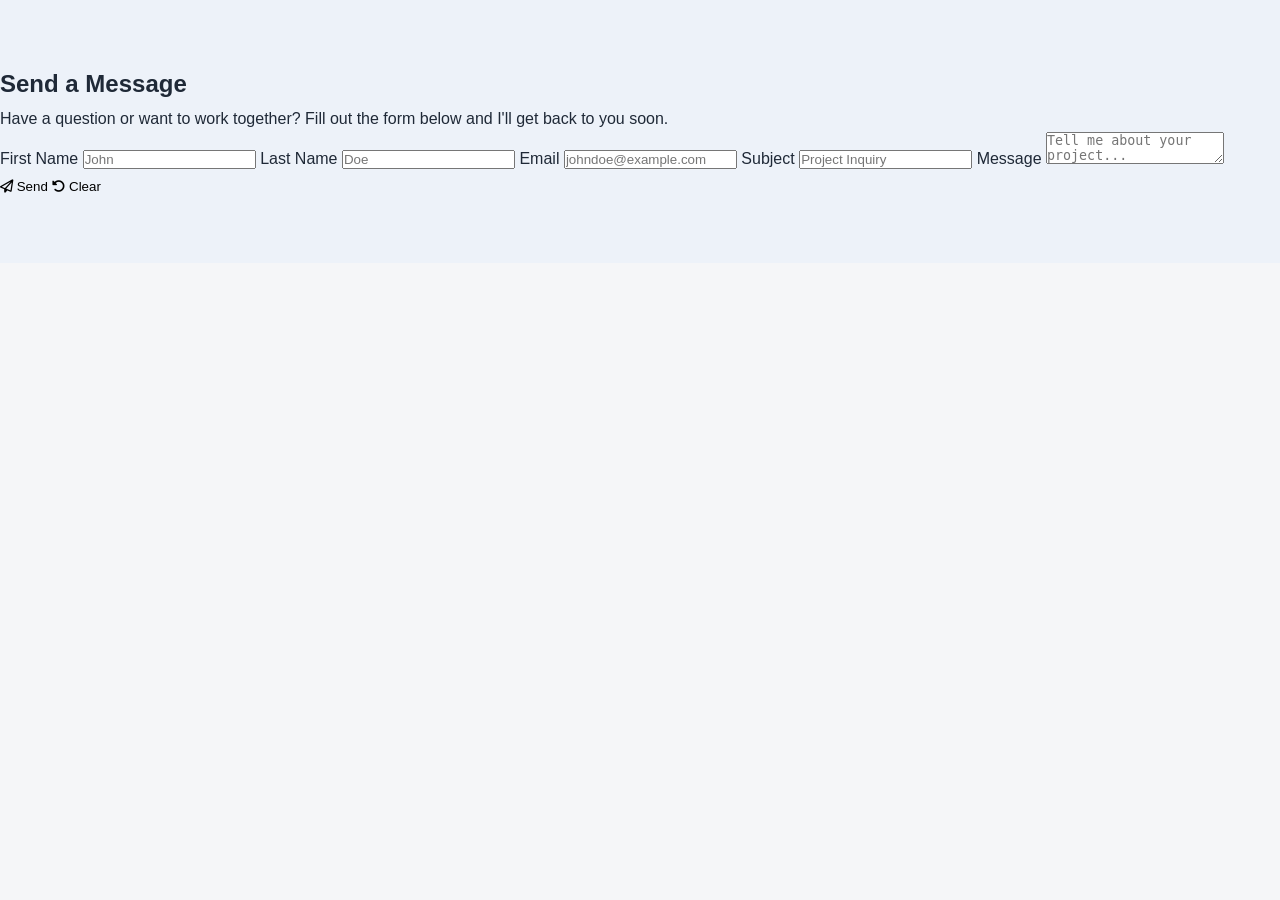
<file: index.html>
<!DOCTYPE html>
<html lang="en">
<head>
    <meta charset="UTF-8">
    <meta name="viewport" content="width=device-width, initial-scale=1.0">
    <title>Document</title>
    <link rel="stylesheet" href="https://cdnjs.cloudflare.com/ajax/libs/font-awesome/6.5.0/css/all.min.css">
    <link rel="stylesheet" href="styles.css">
</head>
<body>
    <section class="form-section">
        <h2>Send a Message</h2>
        <p>
            Have a question or want to work together? Fill out the form below and I'll get back to you soon.
        </p>
        <form id="form" action="" method="" name="biodata">
            <label for="first-name">First Name</label>
            <input id="first-name" type="text" placeholder="John" required></input>

            <label for="last-name">Last Name</label>
            <input id="last-name" type="text" placeholder="Doe" required></input>

            <label for="email">Email</label>
            <input id="email" type="email" placeholder="johndoe@example.com" required></input>

            <label for="subject">Subject</label>
            <input id="subject" type="text" placeholder="Project Inquiry" required></input>

            <label for="message">Message</label>
            <textarea id="message" placeholder="Tell me about your project..." ></textarea>

            <div class="btn-container">
                <button id="send-btn" type="submit"><i class="fa-regular fa-paper-plane"></i> Send</button>
                <button id="clear-btn" type="reset"><i class="fa-solid fa-rotate-left"></i> Clear</button>
            </div>
            
        </form>
    </section>
    <script src="./script.js"></script>
</body>
</html>
</file>
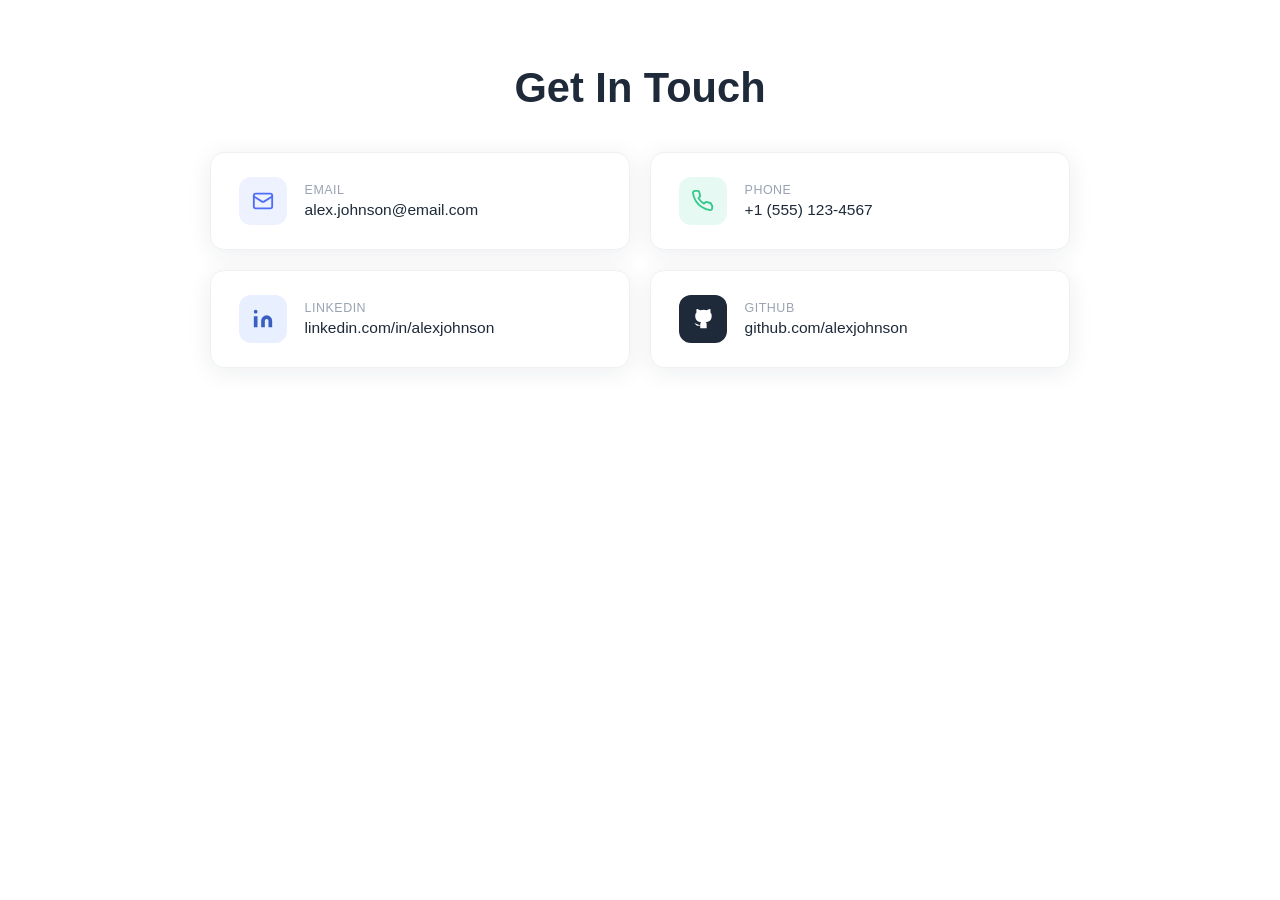
<file: contact.html>
<!DOCTYPE html>
<html lang="en">
<head>
  <meta charset="UTF-8" />
  <meta name="viewport" content="width=device-width, initial-scale=1.0"/>
  <title>Contact</title>
  <link rel="stylesheet" href="contact.css" />
</head>
<body>

  <!-- contact card-contact section -->
  <section class="contact-section">
    <h2>Get In Touch</h2>

    <div class="cards-grid">

      <a class="card" href="mailto:alex.johnson@email.com">
        <div class="card-icon icon-email">
          <svg viewBox="0 0 24 24" fill="none" stroke="currentColor" stroke-width="2" stroke-linecap="round" stroke-linejoin="round">
            <rect x="2" y="4" width="20" height="16" rx="2"/><path d="m22 7-8.97 5.7a1.94 1.94 0 0 1-2.06 0L2 7"/>
          </svg>
        </div>
        <div>
          <div class="card-label">Email</div>
          <div class="card-value">alex.johnson@email.com</div>
        </div>
      </a>

      <a class="card" href="tel:+15551234567">
        <div class="card-icon icon-phone">
          <svg viewBox="0 0 24 24" fill="none" stroke="currentColor" stroke-width="2" stroke-linecap="round" stroke-linejoin="round">
            <path d="M22 16.92v3a2 2 0 0 1-2.18 2 19.79 19.79 0 0 1-8.63-3.07A19.5 19.5 0 0 1 4.15 11.93 19.79 19.79 0 0 1 1.07 3.3 2 2 0 0 1 3.05 1h3a2 2 0 0 1 2 1.72c.127.96.361 1.903.7 2.81a2 2 0 0 1-.45 2.11L7.09 8.91a16 16 0 0 0 6 6l1.27-1.27a2 2 0 0 1 2.11-.45c.907.339 1.85.573 2.81.7A2 2 0 0 1 21 16l.92.92z"/>
          </svg>
        </div>
        <div>
          <div class="card-label">Phone</div>
          <div class="card-value">+1 (555) 123-4567</div>
        </div>
      </a>

      <a class="card" href="https://linkedin.com/in/alexjohnson" target="_blank" rel="noopener">
        <div class="card-icon icon-linkedin">
          <svg viewBox="0 0 24 24" fill="currentColor">
            <path d="M16 8a6 6 0 0 1 6 6v7h-4v-7a2 2 0 0 0-2-2 2 2 0 0 0-2 2v7h-4v-7a6 6 0 0 1 6-6z"/><rect x="2" y="9" width="4" height="12"/><circle cx="4" cy="4" r="2"/>
          </svg>
        </div>
        <div>
          <div class="card-label">LinkedIn</div>
          <div class="card-value">linkedin.com/in/alexjohnson</div>
        </div>
      </a>

      <a class="card" href="https://github.com/alexjohnson" target="_blank" rel="noopener">
        <div class="card-icon icon-github">
          <svg viewBox="0 0 24 24" fill="currentColor">
            <path d="M9 19c-5 1.5-5-2.5-7-3m14 6v-3.87a3.37 3.37 0 0 0-.94-2.61c3.14-.35 6.44-1.54 6.44-7A5.44 5.44 0 0 0 20 4.77 5.07 5.07 0 0 0 19.91 1S18.73.65 16 2.48a13.38 13.38 0 0 0-7 0C6.27.65 5.09 1 5.09 1A5.07 5.07 0 0 0 5 4.77a5.44 5.44 0 0 0-1.5 3.78c0 5.42 3.3 6.61 6.44 7A3.37 3.37 0 0 0 9 18.13V22"/>
          </svg>
        </div>
        <div>
          <div class="card-label">GitHub</div>
          <div class="card-value">github.com/alexjohnson</div>
        </div>
      </a>

    </div>
  </section>

</body>
</html>
</file>
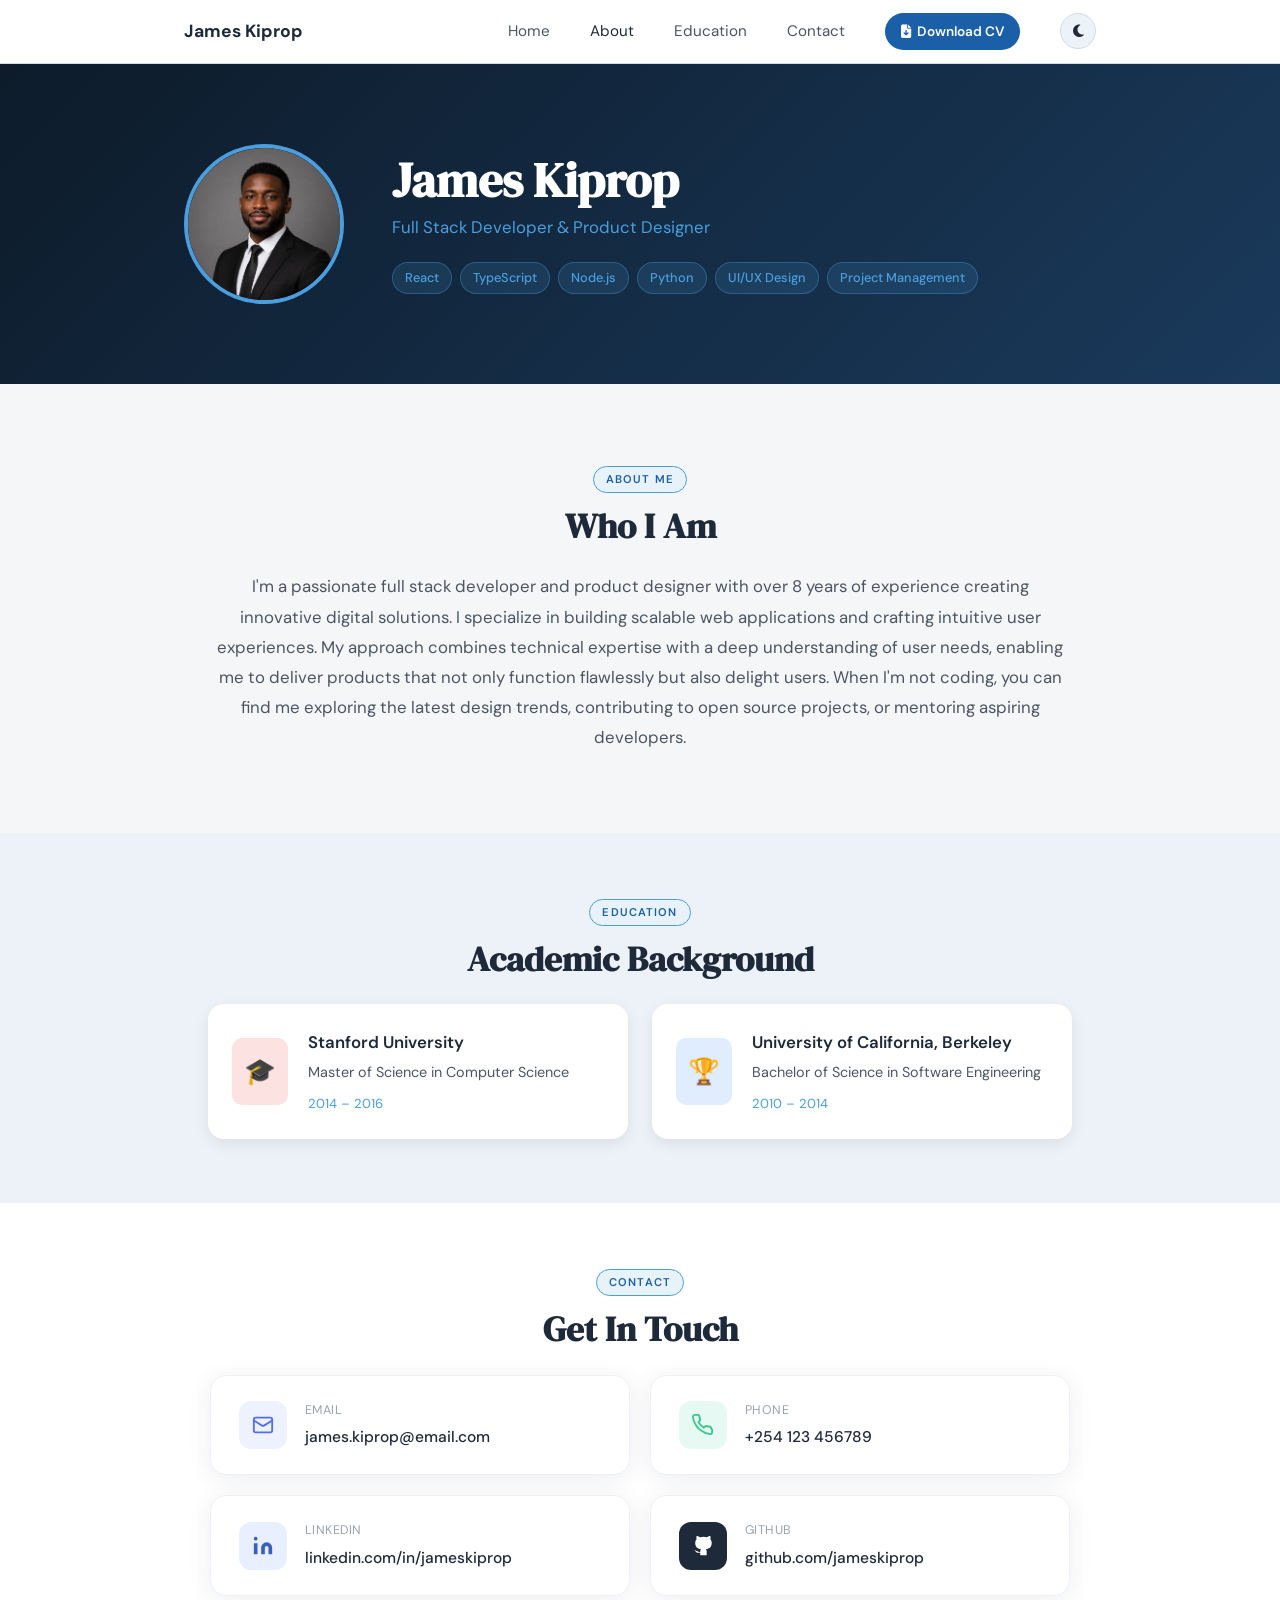
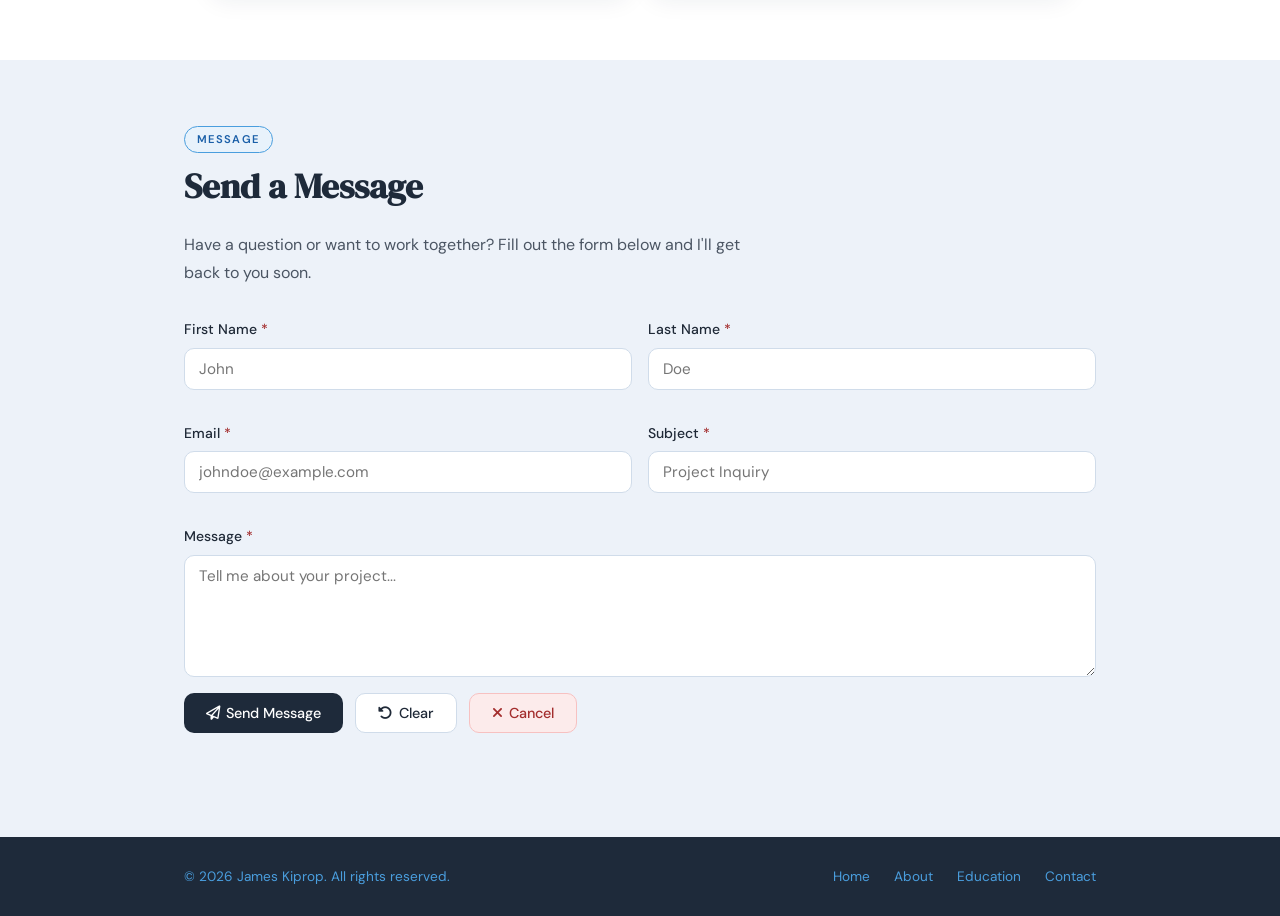
<file: final-assignment/group1.html>
<!DOCTYPE html>
<html lang="en">
<head>
  <meta charset="UTF-8" />
  <meta name="viewport" content="width=device-width, initial-scale=1.0" />
  <title>James Kiprop — Portfolio</title>
  <link rel="preconnect" href="https://fonts.googleapis.com" />
  <link rel="preconnect" href="https://fonts.gstatic.com" crossorigin />
  <link href="https://fonts.googleapis.com/css2?family=DM+Serif+Display&family=DM+Sans:wght@400;500;600&display=swap" rel="stylesheet" />
  <link rel="stylesheet" href="https://cdnjs.cloudflare.com/ajax/libs/font-awesome/6.5.0/css/all.min.css" />
  <link rel="stylesheet" href="styles.css" />
</head>
<body>

  <!-- NAVBAR -->
  <header class="navbar" id="top">
    <div class="container navbar__inner">
      <a href="#top" class="navbar__logo">James Kiprop</a>
      <button class="navbar__toggle" id="navToggle" aria-label="Toggle menu">
        <span></span><span></span><span></span>
      </button>
      <nav class="navbar__links" id="navLinks">
        <a href="#hero"      class="navbar__link">Home</a>
        <a href="#about"     class="navbar__link">About</a>
        <a href="#education" class="navbar__link">Education</a>
        <a href="#contact"   class="navbar__link">Contact</a>
        <!-- CV download button also placed in the hero section for visibility.-->
        <a href="cv.pdf" download="James_Kiprop_CV.pdf" class="navbar__cv-btn">
          <i class="fa-solid fa-file-arrow-down"></i> Download CV
        </a>

        <button class="navbar__theme-toggle" id="themeToggle" aria-label="Toggle dark mode">
          <i class="fa-solid fa-moon" id="themeIcon"></i>
        </button>
      </nav>
    </div>
  </header>

  <main>


    <section class="hero-section" id="hero">
      <div class="container hero__inner">
        <div class="hero__photo-wrap">
          <img src="images/portfolio.png" alt="Photo of James Kiprop" class="hero__photo" />
        </div>
        <div class="hero__text">
          <h1 class="hero__name">James Kiprop</h1>
          <h2 class="hero__role">Full Stack Developer &amp; Product Designer</h2>
          <div class="hero__tags">
            <span class="tag">React</span>
            <span class="tag">TypeScript</span>
            <span class="tag">Node.js</span>
            <span class="tag">Python</span>
            <span class="tag">UI/UX Design</span>
            <span class="tag">Project Management</span>

          </div>
          

        </div>
      </div>
    </section>

    <!-- BIO SECTION — from DylAlv-index.html
         FIX: Extracted <section class="about"> content only, removed full HTML document wrapper.
         FIX: Removed duplicate <script src="script.js"> — handled once at bottom. -->
    <section class="about-section" id="about">
      <div class="container">
        <span class="section-label">About Me</span>
        <h2 class="section-heading">Who I Am</h2>
        <p class="about__bio">
          I'm a passionate full stack developer and product designer with over 8 years of
          experience creating innovative digital solutions. I specialize in building scalable
          web applications and crafting intuitive user experiences. My approach combines
          technical expertise with a deep understanding of user needs, enabling me to deliver
          products that not only function flawlessly but also delight users. When I'm not
          coding, you can find me exploring the latest design trends, contributing to open
          source projects, or mentoring aspiring developers.
        </p>
      </div>
    </section>

    <!-- EDUCATION SECTION — from DylAlv-index.html
         FIX: Extracted <section class="education"> content only. -->
    <section class="education-section" id="education">
      <div class="container">
        <span class="section-label">Education</span>
        <h2 class="section-heading">Academic Background</h2>
        <div class="edu__cards">

          <div class="edu__card">
            <div class="edu__icon edu__icon--red">🎓</div>
            <div class="edu__info">
              <h3>Stanford University</h3>
              <p>Master of Science in Computer Science</p>
              <span class="edu__dates">2014 – 2016</span>
            </div>
          </div>

          <div class="edu__card">
            <div class="edu__icon edu__icon--blue">🏆</div>
            <div class="edu__info">
              <h3>University of California, Berkeley</h3>
              <p>Bachelor of Science in Software Engineering</p>
              <span class="edu__dates">2010 – 2014</span>
            </div>
          </div>

        </div>
      </div>
    </section>

    <section class="contact-section" id="contact">
      <div class="container">
        <span class="section-label">Contact</span>
        <h2 class="section-heading">Get In Touch</h2>
        <div class="contact__cards">

          <a class="contact__card" href="mailto:james.kiprop@email.com">
            <div class="contact__icon contact__icon--email">
              <svg viewBox="0 0 24 24" fill="none" stroke="currentColor" stroke-width="2" stroke-linecap="round" stroke-linejoin="round">
                <rect x="2" y="4" width="20" height="16" rx="2"/>
                <path d="m22 7-8.97 5.7a1.94 1.94 0 0 1-2.06 0L2 7"/>
              </svg>
            </div>
            <div>
              <div class="contact__label">Email</div>
              <div class="contact__value">james.kiprop@email.com</div>
            </div>
          </a>

          <a class="contact__card" href="tel:+254 123 456789">
            <div class="contact__icon contact__icon--phone">
              <svg viewBox="0 0 24 24" fill="none" stroke="currentColor" stroke-width="2" stroke-linecap="round" stroke-linejoin="round">
                <path d="M22 16.92v3a2 2 0 0 1-2.18 2 19.79 19.79 0 0 1-8.63-3.07A19.5 19.5 0 0 1 4.15 11.93 19.79 19.79 0 0 1 1.07 3.3 2 2 0 0 1 3.05 1h3a2 2 0 0 1 2 1.72c.127.96.361 1.903.7 2.81a2 2 0 0 1-.45 2.11L7.09 8.91a16 16 0 0 0 6 6l1.27-1.27a2 2 0 0 1 2.11-.45c.907.339 1.85.573 2.81.7A2 2 0 0 1 21 16l.92.92z"/>
              </svg>
            </div>
            <div>
              <div class="contact__label">Phone</div>
              <div class="contact__value">+254 123 456789</div>
            </div>
          </a>

          <a class="contact__card" href="https://linkedin.com/in/jameskiprop" target="_blank" rel="noopener">
            <div class="contact__icon contact__icon--linkedin">
              <svg viewBox="0 0 24 24" fill="currentColor">
                <path d="M16 8a6 6 0 0 1 6 6v7h-4v-7a2 2 0 0 0-2-2 2 2 0 0 0-2 2v7h-4v-7a6 6 0 0 1 6-6z"/>
                <rect x="2" y="9" width="4" height="12"/>
                <circle cx="4" cy="4" r="2"/>
              </svg>
            </div>
            <div>
              <div class="contact__label">LinkedIn</div>
              <div class="contact__value">linkedin.com/in/jameskiprop</div>
            </div>
          </a>

          <a class="contact__card" href="https://github.com/jameskiprop" target="_blank" rel="noopener">
            <div class="contact__icon contact__icon--github">
              <svg viewBox="0 0 24 24" fill="currentColor">
                <path d="M9 19c-5 1.5-5-2.5-7-3m14 6v-3.87a3.37 3.37 0 0 0-.94-2.61c3.14-.35 6.44-1.54 6.44-7A5.44 5.44 0 0 0 20 4.77 5.07 5.07 0 0 0 19.91 1S18.73.65 16 2.48a13.38 13.38 0 0 0-7 0C6.27.65 5.09 1 5.09 1A5.07 5.07 0 0 0 5 4.77a5.44 5.44 0 0 0-1.5 3.78c0 5.42 3.3 6.61 6.44 7A3.37 3.37 0 0 0 9 18.13V22"/>
              </svg>
            </div>
            <div>
              <div class="contact__label">GitHub</div>
              <div class="contact__value">github.com/jameskiprop</div>
            </div>
          </a>

        </div>
      </div>
    </section>


    <section class="form-section" id="form">
      <div class="container">
        <span class="section-label">Message</span>
        <h2 class="section-heading">Send a Message</h2>
        <p class="form__subtext">
          Have a question or want to work together? Fill out the form below and I'll get back to you soon.
        </p>
        <form id="contactForm" name="biodata" novalidate>

          <div class="form__row">
            <div class="form__group">
              <label for="first-name">First Name <span class="required">*</span></label>
              <input id="first-name" type="text" placeholder="John" required />
            </div>
            <div class="form__group">
              <label for="last-name">Last Name <span class="required">*</span></label>
              <input id="last-name" type="text" placeholder="Doe" required />
            </div>
          </div>

          <div class="form__row">
            <div class="form__group">
              <label for="email">Email <span class="required">*</span></label>
              <input id="email" type="email" placeholder="johndoe@example.com" required />
            </div>
            <div class="form__group">
              <label for="subject">Subject <span class="required">*</span></label>
              <input id="subject" type="text" placeholder="Project Inquiry" required />
            </div>
          </div>

          <div class="form__group">
            <label for="message">Message <span class="required">*</span></label>
            <textarea id="message" rows="5" placeholder="Tell me about your project..." required></textarea>
          </div>

          <div class="form__buttons">
            <button id="send-btn" type="submit" class="btn btn--primary">
              <i class="fa-regular fa-paper-plane"></i> Send Message
            </button>
            <button id="clear-btn" type="reset" class="btn btn--secondary">
              <i class="fa-solid fa-rotate-left"></i> Clear
            </button>
            <button id="cancel-btn" type="button" class="btn btn--danger">
              <i class="fa-solid fa-xmark"></i> Cancel
            </button>
          </div>

          <p id="form-msg" class="form__feedback" aria-live="polite"></p>

        </form>
      </div>
    </section>

  </main>

  <!-- FOOTER -->
  <footer class="footer">
    <div class="container footer__inner">
      <p class="footer__copy">&copy; 2026 James Kiprop. All rights reserved.</p>
      <nav class="footer__links">
        <a href="#hero"      class="footer__link">Home</a>
        <a href="#about"     class="footer__link">About</a>
        <a href="#education" class="footer__link">Education</a>
        <a href="#contact"   class="footer__link">Contact</a>
      </nav>
    </div>
  </footer>

  <script src="script.js"></script>

</body>
</html>
</file>
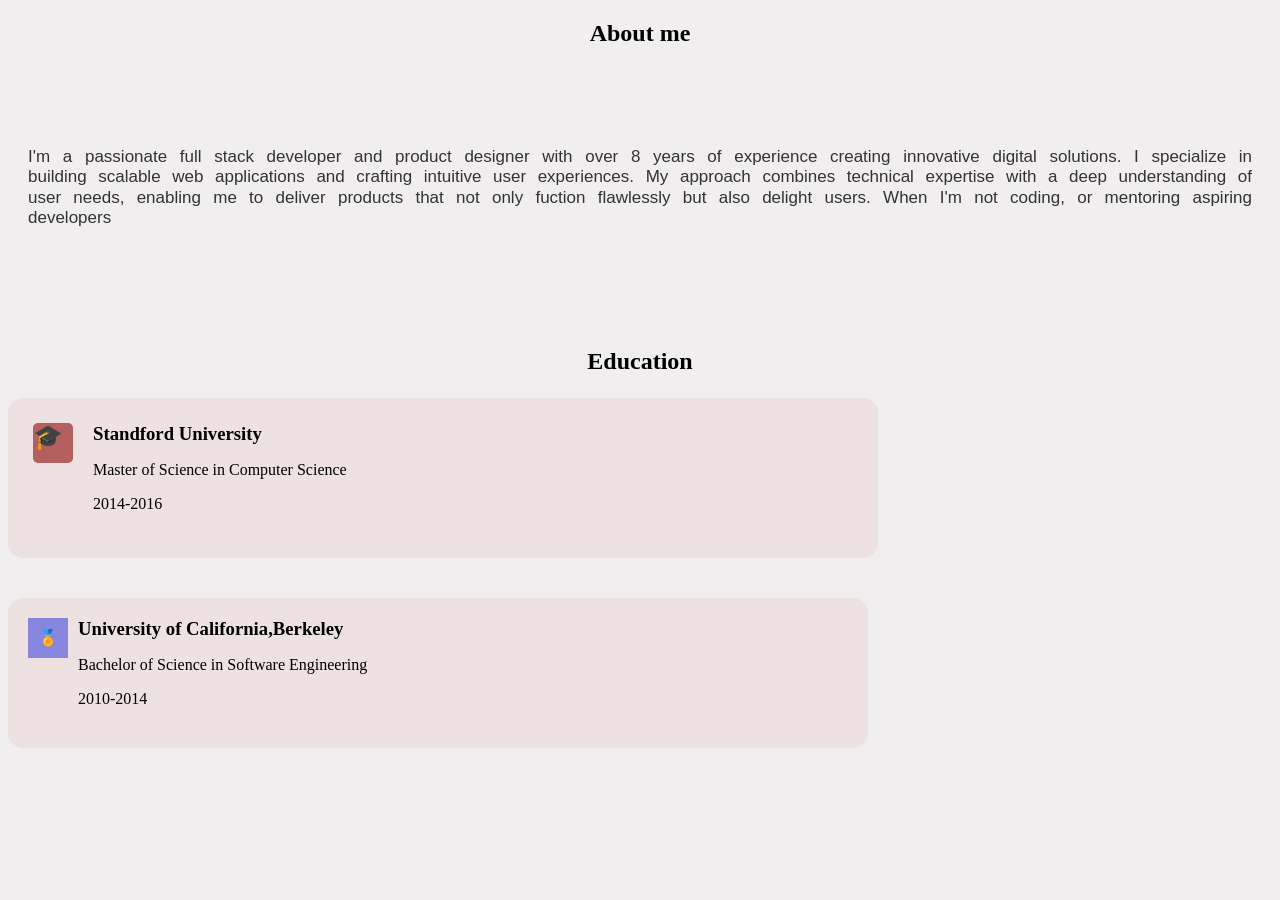
<file: previous work/Profile.html>
<!DOCTYPE html>
<html lang="en">
<head>
  <meta charset="UTF-8">
  <meta name="viewport" content="width=device-width, initial-scale=1.0">
  <title>Document</title>
  <link rel="stylesheet" href="Profile.css">
</head>
<body style="background-color:#f0eeee;">
  <section class="profile">
    <h1>About me</h1>
     <div class="about">
        
        <p>
          I'm a passionate full stack developer and product designer with
          over 8 years of experience creating innovative digital  solutions.
          I specialize in building scalable  web applications  and crafting intuitive user experiences.
          My approach combines technical expertise with a deep understanding of user needs, enabling me
          to deliver products that not only fuction flawlessly but also delight users. When I'm not coding,
          or mentoring aspiring developers

        </p>
     </div>
  </section>
  <section class="education">
    <h1>Education</h1>
    <div class="education-box">
       <div class="icon-box">
         <span class="graduation-cap">🎓</span>
       </div>

       <div class="education-details">
        <h3>Standford University</h3>
        <p class="course">Master of Science in Computer Science</p>
        <p class="year">2014-2016</p>
       </div>
    </div>
    <div class="education-box1">

        <div class="icon-box1">
          <span class="icon">🏅</span>
        
        </div>

        <div class="education-details1">
          <h3>University of California,Berkeley</h3>
          <p>Bachelor of Science in Software Engineering</p>
          <p>2010-2014</p>

        </div>

        
    </div>

  </section>
</body>
</html>
</file>
<file: styles.css>
/* =============================================================
   styles.css — Unified stylesheet
   Merges: group1.css (hero), DtlAlv-style.css (bio+education),
           contact.css (contact cards), form styles, navbar, footer
   ============================================================= */

/* ── 1. Variables & Reset ───────────────────────────────────── */
:root {
  --navy:         #1e2a3a;
  --navy-dk:      #0d1b2a;
  --blue:         #1a5fa8;
  --blue-light:   #4a9ede;
  --blue-pale:    #e8f2fb;
  --accent:       #4f6ef7;
  --green:        #34c98a;
  --white:        #ffffff;
  --bg:           #f5f6f8;
  --bg-alt:       #edf2f9;
  --border:       #d0dcea;
  --text:         #1f2937;
  --muted:        #4b5563;
  --success:      #0f6e56;
  --danger:       #a32d2d;
  --danger-bg:    #fcebeb;
  --danger-border:#f7c1c1;
  --font-display: 'DM Serif Display', Georgia, serif;
  --font-body:    'DM Sans', sans-serif;
  --radius-sm:    6px;
  --radius-md:    10px;
  --radius-lg:    16px;
  --radius-full:  9999px;
  --navbar-h:     64px;
  --transition:   0.2s ease;
  --max-w:        960px;
  --shadow:       0 4px 24px rgba(30, 42, 58, 0.08);
}

*, *::before, *::after { box-sizing: border-box; margin: 0; padding: 0; }

html {
  scroll-behavior: smooth;
  scroll-padding-top: var(--navbar-h);
}

body {
  font-family: var(--font-body);
  font-size: 1rem;
  line-height: 1.7;
  color: var(--text);
  background: var(--bg);
  -webkit-font-smoothing: antialiased;
}

img    { max-width: 100%; display: block; }
a      { color: inherit; text-decoration: none; }
ul     { list-style: none; }
button { font-family: var(--font-body); cursor: pointer; border: none; background: none; }

/* ── 2. Layout helpers ──────────────────────────────────────── */
.container {
  width: 100%;
  max-width: var(--max-w);
  margin: 0 auto;
  padding: 0 1.5rem;
}

.section-label {
  display: inline-block;
  font-size: 0.7rem;
  font-weight: 600;
  letter-spacing: 0.1em;
  text-transform: uppercase;
  color: var(--blue);
  background: var(--blue-pale);
  border: 1px solid var(--blue-light);
  border-radius: var(--radius-full);
  padding: 3px 12px;
  margin-bottom: 0.75rem;
}

.section-heading {
  font-family: var(--font-display);
  font-size: clamp(1.6rem, 4vw, 2.2rem);
  color: var(--navy);
  margin-bottom: 1.5rem;
  line-height: 1.2;
}

/* ── 3. Navbar ──────────────────────────────────────────────── */
.navbar {
  position: sticky;
  top: 0;
  z-index: 100;
  height: var(--navbar-h);
  background: var(--white);
  border-bottom: 1px solid var(--border);
  transition: background 0.5s ease, border-color 0.5s ease;
}

.navbar__inner {
  height: 100%;
  display: flex;
  align-items: center;
  justify-content: space-between;
}

.navbar__logo {
  font-family: var(--font-body);
  font-size: 1.1rem;
  font-weight: 700;
  color: var(--navy);
}

.navbar__links {
  display: flex;
  align-items: center;
  gap: 2.5rem;
}

.navbar__link {
  font-size: 0.95rem;
  color: var(--muted);
  transition: color var(--transition);
}

.navbar__link:hover,
.navbar__link.active { color: var(--navy); }

.navbar__toggle {
  display: none;
  flex-direction: column;
  gap: 5px;
  padding: 4px;
  cursor: pointer;
}

.navbar__toggle span {
  display: block;
  width: 22px;
  height: 2px;
  background: var(--navy);
  border-radius: var(--radius-full);
  transition: transform var(--transition), opacity var(--transition);
}

/* CV download button — styled differently to stand out from the plain links */
.navbar__cv-btn {
  display: inline-flex;
  align-items: center;
  gap: 0.35rem;
  font-size: 0.85rem;
  font-weight: 600;
  color: var(--white) !important;
  background: var(--blue);
  padding: 7px 16px;
  border-radius: var(--radius-full);
  transition: background var(--transition), transform var(--transition);
}
 
.navbar__cv-btn:hover {
  background: var(--navy);
  transform: translateY(-1px);
}

/* Dark/light mode toggle button — the sun/moon icon button */
.navbar__theme-toggle {
  display: flex;
  align-items: center;
  justify-content: center;
  width: 36px;
  height: 36px;
  border-radius: 50%;
  background: var(--bg-alt);
  border: 1px solid var(--border);
  color: var(--text);
  font-size: 0.9rem;
  transition: background var(--transition), color var(--transition), transform var(--transition);
  cursor: pointer;
}
 
.navbar__theme-toggle:hover {
  background: var(--blue-pale);
  transform: rotate(20deg); /* slight spin on hover for a playful feel */
}

/* ── 4. Hero section — from group1.css ─────────────────────── */
.hero-section {
  background: linear-gradient(135deg, var(--navy-dk) 0%, #1a3a5c 100%);
  padding: 5rem 0;
}

.hero__inner {
  display: flex;
  align-items: center;
  gap: 3rem;
}

.hero__photo-wrap {
  flex-shrink: 0;
  width: 160px;
  height: 160px;
  border-radius: 50%;
  border: 4px solid var(--blue-light);
  overflow: hidden;
  background: var(--blue-pale);
  display: flex;
  align-items: center;
  justify-content: center;
}

/* group1.css: img { width:250px; display:block; margin:0 auto; border-radius:125px }
   Adapted to fit inside the .hero__photo-wrap circle container */
.hero__photo {
  width: 100%;
  height: 100%;
  object-fit: cover;
  display: block;
}

.hero__name {
  font-family: var(--font-display);
  font-size: clamp(2rem, 5vw, 3rem);
  color: var(--white);
  line-height: 1.1;
  margin-bottom: 0.4rem;
  text-align: left;
}

.hero__role {
  font-size: 1.05rem;
  font-weight: 400;
  color: var(--blue-light);
  margin-bottom: 1.25rem;
  text-align: left;
}

/* group1.css: .button-container { display:flex; gap:20px }
   Adapted as .hero__tags */
.hero__tags {
  display: flex;
  flex-wrap: wrap;
  gap: 0.5rem;
}

.tag {
  font-size: 0.8rem;
  font-weight: 500;
  color: var(--blue-light);
  background: rgba(74, 158, 222, 0.15);
  border: 1px solid rgba(74, 158, 222, 0.35);
  border-radius: var(--radius-full);
  padding: 4px 12px;
  text-align: center;
}

/* ── 5. About / Bio section — from DtlAlv-style.css ────────── */
/* Original: .about { text-align:center; padding:80px 20px; background:#f5f6f8 } */
.about-section {
  padding: 5rem 0;
  background: var(--bg);
  text-align: center;
}

/* fade-in start state — behaviour.js transitions this to opacity:1 translateY(0) */
.about-section .about-animate {
  opacity: 0;
  transform: translateY(20px);
}

.about__bio {
  font-size: 1.05rem;
  color: var(--muted);
  max-width: 860px;
  line-height: 1.8;
  margin: 0 auto;
}

/* ── 6. Education section — from DtlAlv-style.css ──────────── */
/* Original: .education { text-align:center; padding:60px 20px } */
.education-section {
  padding: 4rem 0;
  background: var(--bg-alt);
  text-align: center;
}

/* Original: .cards { display:flex; justify-content:center; gap:30px; flex-wrap:wrap } */
.edu__cards {
  display: flex;
  justify-content: center;
  align-items: stretch;
  gap: 1.5rem;
  flex-wrap: wrap;
  margin-top: 0.5rem;
  transition: transform 0.3s ease, box-shadow 0.3s ease,background 0.5s ease;
}

/* Original: .card { background:#fff; padding:25px; width:420px; border-radius:15px;
                     display:flex; align-items:center; gap:20px; box-shadow:...; transition:... }
   Renamed to .edu__card to avoid clash with contact .card class */
.edu__card {
  background: var(--white);
  padding: 1.5rem;
  width: 420px;
  max-width: 100%;
  border-radius: var(--radius-lg);
  display: flex;
  align-items: center;
  gap: 1.25rem;
  box-shadow: 0 5px 15px rgba(0,0,0,0.08);
  text-align: left;
  /* fade-in start state — behaviour.js animates these */
  opacity: 0;
  transform: translateY(20px);
  transition: transform 0.3s ease, box-shadow 0.3s ease;
}

.edu__card:hover {
  transform: translateY(-5px);
  box-shadow: 0 10px 25px rgba(0,0,0,0.12);
}

/* Original: .icon { font-size:30px; padding:15px; border-radius:12px } */
.edu__icon {
  font-size: 1.6rem;
  padding: 0.75rem;
  border-radius: var(--radius-md);
  flex-shrink: 0;
  display: flex;
  align-items: center;
  justify-content: center;
}

/* Original: .icon.red / .icon.blue */
.edu__icon--red  { background: #fde2e2; color: #e11d48; }
.edu__icon--blue { background: #e0ecff; color: #2563eb; }

.edu__info h3 {
  font-size: 1.05rem;
  font-weight: 600;
  color: var(--navy);
  margin-bottom: 0.25rem;
}

.edu__info p   { font-size: 0.9rem;  color: var(--muted); }
.edu__dates    { display: block; margin-top: 0.5rem; font-size: 0.82rem; color: var(--blue-light); }

/* ── 7. Contact info section — from contact.css ─────────────── */
/* Original: .contact-section { padding:4rem 1.5rem 3rem; text-align:center } */
.contact-section {
  padding: 4rem 0;
  background: var(--white);
  text-align: center;
}

/* Original: .cards-grid { display:grid; grid-template-columns:repeat(auto-fit,minmax(280px,1fr)); gap:1.25rem }
   Renamed to .contact__cards to avoid clash */
.contact__cards {
  display: grid;
  grid-template-columns: repeat(auto-fit, minmax(280px, 1fr));
  gap: 1.25rem;
  max-width: 860px;
  margin: 0 auto;
  text-align: left;
}

/* Original: .card { background:#fff; border-radius:14px; padding:1.5rem 1.75rem;
                     display:flex; align-items:center; gap:1.1rem; box-shadow:...; transition:... }
   Renamed to .contact__card */
.contact__card {
  background: var(--white);
  border-radius: var(--radius-lg);
  padding: 1.5rem 1.75rem;
  display: flex;
  align-items: center;
  gap: 1.1rem;
  box-shadow: var(--shadow);
  border: 1px solid #eef0f4;
  transition: transform 0.22s, box-shadow 0.22s;
}

.contact__card:hover {
  transform: translateY(-3px);
  box-shadow: 0 10px 32px rgba(30, 42, 58, 0.13);
}

/* Original: .card-icon */
.contact__icon {
  width: 48px;
  height: 48px;
  border-radius: 12px;
  display: flex;
  align-items: center;
  justify-content: center;
  flex-shrink: 0;
}

.contact__icon svg { width: 22px; height: 22px; }

/* Original: .icon-email / .icon-phone / .icon-linkedin / .icon-github */
.contact__icon--email    { background: #eef1fe; color: var(--accent); }
.contact__icon--phone    { background: #e6faf3; color: var(--green); }
.contact__icon--linkedin { background: #e8effe; color: #3b5fc0; }
.contact__icon--github   { background: var(--navy); color: var(--white); }

/* Original: .card-label / .card-value */
.contact__label {
  font-size: 0.78rem;
  color: #9aa3b2;
  margin-bottom: 0.2rem;
  letter-spacing: 0.04em;
  text-transform: uppercase;
}

.contact__value {
  font-size: 0.97rem;
  font-weight: 500;
  color: var(--navy);
}

/* ── 8. Form section — from script.js / index.html ──────────── */
.form-section {
  padding: 4rem 0;
  background: var(--bg-alt);
}

.form__subtext {
  color: var(--muted);
  margin-bottom: 2rem;
  max-width: 560px;
}

.form__row {
  display: grid;
  grid-template-columns: 1fr 1fr;
  gap: 1rem;
  margin-bottom: 1rem;
}

.form__group {
  display: flex;
  flex-direction: column;
  gap: 6px;
  margin-bottom: 1rem;
}

.form__group label {
  font-size: 0.875rem;
  font-weight: 500;
  color: var(--text);
}

.required { color: var(--danger); }

.form__group input,
.form__group textarea {
  font-family: var(--font-body);
  font-size: 0.95rem;
  color: var(--text);
  background: var(--white);
  border: 1px solid var(--border);
  border-radius: var(--radius-md);
  padding: 10px 14px;
  outline: none;
  transition: border-color var(--transition), box-shadow var(--transition);
  resize: vertical;
}

.form__group input:focus,
.form__group textarea:focus {
  border-color: var(--blue);
  box-shadow: 0 0 0 3px rgba(26, 95, 168, 0.12);
}

/* script.js showSuccess sets border green, showError sets border red */
.form__group input.valid,
.form__group textarea.valid   { border-color: #16a34a; }
.form__group input.invalid,
.form__group textarea.invalid { border-color: var(--danger); }

.form__group small {
  font-size: 0.8rem;
  color: var(--danger);
  min-height: 1rem;
}

.form__buttons {
  display: flex;
  gap: 0.75rem;
  flex-wrap: wrap;
  margin-top: 0.5rem;
}

.btn {
  display: inline-flex;
  align-items: center;
  gap: 0.4rem;
  font-size: 0.9rem;
  font-weight: 500;
  padding: 10px 22px;
  border-radius: var(--radius-md);
  transition: background var(--transition), transform var(--transition);
}

.btn:hover { transform: translateY(-1px); }

.btn--primary   { background: var(--navy); color: var(--white); }
.btn--primary:hover { background: var(--blue); }

.btn--secondary { background: var(--white); color: var(--text); border: 1px solid var(--border); }
.btn--secondary:hover { background: var(--bg); }

.btn--danger    { background: var(--danger-bg); color: var(--danger); border: 1px solid var(--danger-border); }
.btn--danger:hover { background: #f9d6d6; }

.form__feedback {
  margin-top: 1rem;
  font-size: 0.9rem;
  font-weight: 500;
  min-height: 1.5rem;
}
.form__feedback.success { color: var(--success); }
.form__feedback.error   { color: var(--danger); }

/* ── 9. Footer ──────────────────────────────────────────────── */
.footer {
  background: var(--navy);
  padding: 1.75rem 0;
  transition: background 0.5s ease;
}

.footer__inner {
  display: flex;
  align-items: center;
  justify-content: space-between;
  flex-wrap: wrap;
  gap: 1rem;
}

.footer__copy  { font-size: 0.85rem; color: var(--blue-light); }

.footer__links { display: flex; gap: 1.5rem; }

.footer__link  { font-size: 0.85rem; color: var(--blue-light); transition: color var(--transition); }
.footer__link:hover { color: var(--white); }

/* ── 10. Mobile responsive ──────────────────────────────────── */
@media (max-width: 680px) {
  .navbar__toggle { display: flex; }

  .navbar__links {
    display: none;
    position: absolute;
    top: var(--navbar-h);
    left: 0; right: 0;
    flex-direction: column;
    align-items: flex-start;
    background: var(--white);
    border-bottom: 1px solid var(--border);
    padding: 1rem 1.5rem;
    gap: 1rem;
  }

  .navbar__links.open { display: flex; }

  .navbar__toggle.open span:nth-child(1) { transform: translateY(7px) rotate(45deg); }
  .navbar__toggle.open span:nth-child(2) { opacity: 0; }
  .navbar__toggle.open span:nth-child(3) { transform: translateY(-7px) rotate(-45deg); }

  .hero__inner     { flex-direction: column; text-align: center; }
  .hero__name,
  .hero__role      { text-align: center; }
  .hero__tags      { justify-content: center; }

  .contact__cards  { grid-template-columns: 1fr; }
  .form__row       { grid-template-columns: 1fr; }
  .form__buttons   { flex-direction: column; }
  .btn             { width: 100%; justify-content: center; }

  .footer__inner   { flex-direction: column; text-align: center; }
  .footer__links   { justify-content: center; }
}

/* =====================================================
 DARK MODE (optional) 
===================================================== */
[data-theme="dark"] {
  --navy:       #e2e8f0;   /* text becomes light coloured */
  --navy-dk:    #0f172a;
  --blue:       #60a5fa;
  --blue-light: #93c5fd;
  --blue-pale:  #1e3a5f;
  --white:      #1e293b;   /* card backgrounds become dark */
  --bg:         #0f172a;   /* page background becomes very dark */
  --bg-alt:     #1e293b;
  --border:     #334155;
  --text:       #e2e8f0;
  --muted:      #94a3b8;
  --shadow:     0 4px 24px rgba(0, 0, 0, 0.4);
}
 
/* In dark mode, the hero gradient uses darker blues */
[data-theme="dark"] .hero-section {
  background: linear-gradient(135deg, #0f172a 0%, #1e3a5f 100%);
}
[data-theme="dark"] .hero__name{
  color:#e2e8f0

}

[data-theme="dark"] .hero__role{
  color:#93c5fd
}
 
/* In dark mode, the footer stays very dark */
[data-theme="dark"] .footer {
  background: #0f172a;
}
</file>
<file: contact.css>
*, *::before, *::after {
  box-sizing: border-box;
  margin: 0;
  padding: 0;
}

:root {
  --navy:      #1e2a3a;
  --navy-dk:   #141e2b;
  --accent:    #4f6ef7;
  --green:     #34c98a;
  --gray-50:   #f8f9fb;
  --gray-100:  #eef0f4;
  --gray-400:  #9aa3b2;
  --gray-700:  #4b5563;
  --white:     #ffffff;
  --red:       #e05252;
  --radius:    14px;
  --shadow:    0 4px 24px rgba(30, 42, 58, 0.08);
}

body {
  font-family: 'DM Sans', sans-serif;
  background: var(--white);
  color: var(--navy);
}

/* ── CONTACT CARDS SECTION ── */
.contact-section {
  padding: 4rem 1.5rem 3rem;
  text-align: center;
}

.contact-section h2 {
  font-size: clamp(1.8rem, 4vw, 2.6rem);
  font-weight: 700;
  margin-bottom: 2.5rem;
  color: var(--navy);
}

.cards-grid {
  display: grid;
  grid-template-columns: repeat(auto-fit, minmax(280px, 1fr));
  gap: 1.25rem;
  max-width: 860px;
  margin: 0 auto;
  text-align: left;
}

.card {
  background: var(--white);
  border-radius: var(--radius);
  padding: 1.5rem 1.75rem;
  display: flex;
  align-items: center;
  gap: 1.1rem;
  box-shadow: var(--shadow);
  border: 1px solid var(--gray-100);
  text-decoration: none;
  color: inherit;
  transition: transform 0.22s, box-shadow 0.22s;
}

.card:hover {
  transform: translateY(-3px);
  box-shadow: 0 10px 32px rgba(30, 42, 58, 0.13);
}

.card-icon {
  width: 48px;
  height: 48px;
  border-radius: 12px;
  display: flex;
  align-items: center;
  justify-content: center;
  flex-shrink: 0;
}

.card-icon svg {
  width: 22px;
  height: 22px;
}

.icon-email    { background: #eef1fe; color: var(--accent); }
.icon-phone    { background: #e6faf3; color: var(--green); }
.icon-linkedin { background: #e8effe; color: #3b5fc0; }
.icon-github   { background: var(--navy); color: var(--white); }

.card-label {
  font-size: 0.78rem;
  color: var(--gray-400);
  margin-bottom: 0.2rem;
  letter-spacing: 0.04em;
  text-transform: uppercase;
}

.card-value {
  font-size: 0.97rem;
  font-weight: 500;
  color: var(--navy);
}

/* ── FORM SECTION ── */

/* ── TOAST ── */


/* ── RESPONSIVE ── */
@media (max-width: 600px) {
  .form-row  { grid-template-columns: 1fr; }
  .btn-row   { flex-direction: column; }
  .btn       { width: 100%; text-align: center; }
}
</file>
<file: final-assignment/styles.css>
/* =============================================================
   styles.css — Unified stylesheet
   Merges: group1.css (hero), DtlAlv-style.css (bio+education),
           contact.css (contact cards), form styles, navbar, footer
   ============================================================= */

/* ── 1. Variables & Reset ───────────────────────────────────── */
:root {
  --navy:         #1e2a3a;
  --navy-dk:      #0d1b2a;
  --blue:         #1a5fa8;
  --blue-light:   #4a9ede;
  --blue-pale:    #e8f2fb;
  --accent:       #4f6ef7;
  --green:        #34c98a;
  --white:        #ffffff;
  --bg:           #f5f6f8;
  --bg-alt:       #edf2f9;
  --border:       #d0dcea;
  --text:         #1f2937;
  --muted:        #4b5563;
  --success:      #0f6e56;
  --danger:       #a32d2d;
  --danger-bg:    #fcebeb;
  --danger-border:#f7c1c1;
  --font-display: 'DM Serif Display', Georgia, serif;
  --font-body:    'DM Sans', sans-serif;
  --radius-sm:    6px;
  --radius-md:    10px;
  --radius-lg:    16px;
  --radius-full:  9999px;
  --navbar-h:     64px;
  --transition:   0.2s ease;
  --max-w:        960px;
  --shadow:       0 4px 24px rgba(30, 42, 58, 0.08);
}

*, *::before, *::after { box-sizing: border-box; margin: 0; padding: 0; }

html {
  scroll-behavior: smooth;
  scroll-padding-top: var(--navbar-h);
}

body {
  font-family: var(--font-body);
  font-size: 1rem;
  line-height: 1.7;
  color: var(--text);
  background: var(--bg);
  -webkit-font-smoothing: antialiased;
}

img    { max-width: 100%; display: block; }
a      { color: inherit; text-decoration: none; }
ul     { list-style: none; }
button { font-family: var(--font-body); cursor: pointer; border: none; background: none; }

/* ── 2. Layout helpers ──────────────────────────────────────── */
.container {
  width: 100%;
  max-width: var(--max-w);
  margin: 0 auto;
  padding: 0 1.5rem;
}

.section-label {
  display: inline-block;
  font-size: 0.7rem;
  font-weight: 600;
  letter-spacing: 0.1em;
  text-transform: uppercase;
  color: var(--blue);
  background: var(--blue-pale);
  border: 1px solid var(--blue-light);
  border-radius: var(--radius-full);
  padding: 3px 12px;
  margin-bottom: 0.75rem;
}

.section-heading {
  font-family: var(--font-display);
  font-size: clamp(1.6rem, 4vw, 2.2rem);
  color: var(--navy);
  margin-bottom: 1.5rem;
  line-height: 1.2;
}

/* ── 3. Navbar ──────────────────────────────────────────────── */
.navbar {
  position: sticky;
  top: 0;
  z-index: 100;
  height: var(--navbar-h);
  background: var(--white);
  border-bottom: 1px solid var(--border);
  transition: background 0.5s ease, border-color 0.5s ease;
}

.navbar__inner {
  height: 100%;
  display: flex;
  align-items: center;
  justify-content: space-between;
}

.navbar__logo {
  font-family: var(--font-body);
  font-size: 1.1rem;
  font-weight: 700;
  color: var(--navy);
}

.navbar__links {
  display: flex;
  align-items: center;
  gap: 2.5rem;
}

.navbar__link {
  font-size: 0.95rem;
  color: var(--muted);
  transition: color var(--transition);
}

.navbar__link:hover,
.navbar__link.active { color: var(--navy); }

.navbar__toggle {
  display: none;
  flex-direction: column;
  gap: 5px;
  padding: 4px;
  cursor: pointer;
}

.navbar__toggle span {
  display: block;
  width: 22px;
  height: 2px;
  background: var(--navy);
  border-radius: var(--radius-full);
  transition: transform var(--transition), opacity var(--transition);
}

/* CV download button — styled differently to stand out from the plain links */
.navbar__cv-btn {
  display: inline-flex;
  align-items: center;
  gap: 0.35rem;
  font-size: 0.85rem;
  font-weight: 600;
  color: var(--white) !important;
  background: var(--blue);
  padding: 7px 16px;
  border-radius: var(--radius-full);
  transition: background var(--transition), transform var(--transition);
}
 
.navbar__cv-btn:hover {
  background: var(--navy);
  transform: translateY(-1px);
}

/* Dark/light mode toggle button — the sun/moon icon button */
.navbar__theme-toggle {
  display: flex;
  align-items: center;
  justify-content: center;
  width: 36px;
  height: 36px;
  border-radius: 50%;
  background: var(--bg-alt);
  border: 1px solid var(--border);
  color: var(--text);
  font-size: 0.9rem;
  transition: background var(--transition), color var(--transition), transform var(--transition);
  cursor: pointer;
}
 
.navbar__theme-toggle:hover {
  background: var(--blue-pale);
  transform: rotate(20deg); /* slight spin on hover for a playful feel */
}

/* ── 4. Hero section — from group1.css ─────────────────────── */
.hero-section {
  background: linear-gradient(135deg, var(--navy-dk) 0%, #1a3a5c 100%);
  padding: 5rem 0;
}

.hero__inner {
  display: flex;
  align-items: center;
  gap: 3rem;
}

.hero__photo-wrap {
  flex-shrink: 0;
  width: 160px;
  height: 160px;
  border-radius: 50%;
  border: 4px solid var(--blue-light);
  overflow: hidden;
  background: var(--blue-pale);
  display: flex;
  align-items: center;
  justify-content: center;
}

/* group1.css: img { width:250px; display:block; margin:0 auto; border-radius:125px }
   Adapted to fit inside the .hero__photo-wrap circle container */
.hero__photo {
  width: 100%;
  height: 100%;
  object-fit: cover;
  display: block;
}

.hero__name {
  font-family: var(--font-display);
  font-size: clamp(2rem, 5vw, 3rem);
  color: var(--white);
  line-height: 1.1;
  margin-bottom: 0.4rem;
  text-align: left;
}

.hero__role {
  font-size: 1.05rem;
  font-weight: 400;
  color: var(--blue-light);
  margin-bottom: 1.25rem;
  text-align: left;
}

/* group1.css: .button-container { display:flex; gap:20px }
   Adapted as .hero__tags */
.hero__tags {
  display: flex;
  flex-wrap: wrap;
  gap: 0.5rem;
}

.tag {
  font-size: 0.8rem;
  font-weight: 500;
  color: var(--blue-light);
  background: rgba(74, 158, 222, 0.15);
  border: 1px solid rgba(74, 158, 222, 0.35);
  border-radius: var(--radius-full);
  padding: 4px 12px;
  text-align: center;
}

/* ── 5. About / Bio section — from DtlAlv-style.css ────────── */
/* Original: .about { text-align:center; padding:80px 20px; background:#f5f6f8 } */
.about-section {
  padding: 5rem 0;
  background: var(--bg);
  text-align: center;
}

/* fade-in start state — behaviour.js transitions this to opacity:1 translateY(0) */
.about-section .about-animate {
  opacity: 0;
  transform: translateY(20px);
}

.about__bio {
  font-size: 1.05rem;
  color: var(--muted);
  max-width: 860px;
  line-height: 1.8;
  margin: 0 auto;
}

/* ── 6. Education section — from DtlAlv-style.css ──────────── */
/* Original: .education { text-align:center; padding:60px 20px } */
.education-section {
  padding: 4rem 0;
  background: var(--bg-alt);
  text-align: center;
}

/* Original: .cards { display:flex; justify-content:center; gap:30px; flex-wrap:wrap } */
.edu__cards {
  display: flex;
  justify-content: center;
  align-items: stretch;
  gap: 1.5rem;
  flex-wrap: wrap;
  margin-top: 0.5rem;
  transition: transform 0.3s ease, box-shadow 0.3s ease,background 0.5s ease;
}

/* Original: .card { background:#fff; padding:25px; width:420px; border-radius:15px;
                     display:flex; align-items:center; gap:20px; box-shadow:...; transition:... }
   Renamed to .edu__card to avoid clash with contact .card class */
.edu__card {
  background: var(--white);
  padding: 1.5rem;
  width: 420px;
  max-width: 100%;
  border-radius: var(--radius-lg);
  display: flex;
  align-items: center;
  gap: 1.25rem;
  box-shadow: 0 5px 15px rgba(0,0,0,0.08);
  text-align: left;
  /* fade-in start state — behaviour.js animates these */
  opacity: 0;
  transform: translateY(20px);
  transition: transform 0.3s ease, box-shadow 0.3s ease;
}

.edu__card:hover {
  transform: translateY(-5px);
  box-shadow: 0 10px 25px rgba(0,0,0,0.12);
}

/* Original: .icon { font-size:30px; padding:15px; border-radius:12px } */
.edu__icon {
  font-size: 1.6rem;
  padding: 0.75rem;
  border-radius: var(--radius-md);
  flex-shrink: 0;
  display: flex;
  align-items: center;
  justify-content: center;
}

/* Original: .icon.red / .icon.blue */
.edu__icon--red  { background: #fde2e2; color: #e11d48; }
.edu__icon--blue { background: #e0ecff; color: #2563eb; }

.edu__info h3 {
  font-size: 1.05rem;
  font-weight: 600;
  color: var(--navy);
  margin-bottom: 0.25rem;
}

.edu__info p   { font-size: 0.9rem;  color: var(--muted); }
.edu__dates    { display: block; margin-top: 0.5rem; font-size: 0.82rem; color: var(--blue-light); }

/* ── 7. Contact info section — from contact.css ─────────────── */
/* Original: .contact-section { padding:4rem 1.5rem 3rem; text-align:center } */
.contact-section {
  padding: 4rem 0;
  background: var(--white);
  text-align: center;
}

/* Original: .cards-grid { display:grid; grid-template-columns:repeat(auto-fit,minmax(280px,1fr)); gap:1.25rem }
   Renamed to .contact__cards to avoid clash */
.contact__cards {
  display: grid;
  grid-template-columns: repeat(auto-fit, minmax(280px, 1fr));
  gap: 1.25rem;
  max-width: 860px;
  margin: 0 auto;
  text-align: left;
}

/* Original: .card { background:#fff; border-radius:14px; padding:1.5rem 1.75rem;
                     display:flex; align-items:center; gap:1.1rem; box-shadow:...; transition:... }
   Renamed to .contact__card */
.contact__card {
  background: var(--white);
  border-radius: var(--radius-lg);
  padding: 1.5rem 1.75rem;
  display: flex;
  align-items: center;
  gap: 1.1rem;
  box-shadow: var(--shadow);
  border: 1px solid #eef0f4;
  transition: transform 0.22s, box-shadow 0.22s;
}

.contact__card:hover {
  transform: translateY(-3px);
  box-shadow: 0 10px 32px rgba(30, 42, 58, 0.13);
}

/* Original: .card-icon */
.contact__icon {
  width: 48px;
  height: 48px;
  border-radius: 12px;
  display: flex;
  align-items: center;
  justify-content: center;
  flex-shrink: 0;
}

.contact__icon svg { width: 22px; height: 22px; }

/* Original: .icon-email / .icon-phone / .icon-linkedin / .icon-github */
.contact__icon--email    { background: #eef1fe; color: var(--accent); }
.contact__icon--phone    { background: #e6faf3; color: var(--green); }
.contact__icon--linkedin { background: #e8effe; color: #3b5fc0; }
.contact__icon--github   { background: var(--navy); color: var(--white); }

/* Original: .card-label / .card-value */
.contact__label {
  font-size: 0.78rem;
  color: #9aa3b2;
  margin-bottom: 0.2rem;
  letter-spacing: 0.04em;
  text-transform: uppercase;
}

.contact__value {
  font-size: 0.97rem;
  font-weight: 500;
  color: var(--navy);
}

/* ── 8. Form section — from script.js / index.html ──────────── */
.form-section {
  padding: 4rem 0;
  background: var(--bg-alt);
}

.form__subtext {
  color: var(--muted);
  margin-bottom: 2rem;
  max-width: 560px;
}

.form__row {
  display: grid;
  grid-template-columns: 1fr 1fr;
  gap: 1rem;
  margin-bottom: 1rem;
}

.form__group {
  display: flex;
  flex-direction: column;
  gap: 6px;
  margin-bottom: 1rem;
}

.form__group label {
  font-size: 0.875rem;
  font-weight: 500;
  color: var(--text);
}

.required { color: var(--danger); }

.form__group input,
.form__group textarea {
  font-family: var(--font-body);
  font-size: 0.95rem;
  color: var(--text);
  background: var(--white);
  border: 1px solid var(--border);
  border-radius: var(--radius-md);
  padding: 10px 14px;
  outline: none;
  transition: border-color var(--transition), box-shadow var(--transition);
  resize: vertical;
}

.form__group input:focus,
.form__group textarea:focus {
  border-color: var(--blue);
  box-shadow: 0 0 0 3px rgba(26, 95, 168, 0.12);
}

/* script.js showSuccess sets border green, showError sets border red */
.form__group input.valid,
.form__group textarea.valid   { border-color: #16a34a; }
.form__group input.invalid,
.form__group textarea.invalid { border-color: var(--danger); }

.form__group small {
  font-size: 0.8rem;
  color: var(--danger);
  min-height: 1rem;
}

.form__buttons {
  display: flex;
  gap: 0.75rem;
  flex-wrap: wrap;
  margin-top: 0.5rem;
}

.btn {
  display: inline-flex;
  align-items: center;
  gap: 0.4rem;
  font-size: 0.9rem;
  font-weight: 500;
  padding: 10px 22px;
  border-radius: var(--radius-md);
  transition: background var(--transition), transform var(--transition);
}

.btn:hover { transform: translateY(-1px); }

.btn--primary   { background: var(--navy); color: var(--white); }
.btn--primary:hover { background: var(--blue); }

.btn--secondary { background: var(--white); color: var(--text); border: 1px solid var(--border); }
.btn--secondary:hover { background: var(--bg); }

.btn--danger    { background: var(--danger-bg); color: var(--danger); border: 1px solid var(--danger-border); }
.btn--danger:hover { background: #f9d6d6; }

.form__feedback {
  margin-top: 1rem;
  font-size: 0.9rem;
  font-weight: 500;
  min-height: 1.5rem;
}
.form__feedback.success { color: var(--success); }
.form__feedback.error   { color: var(--danger); }

/* ── 9. Footer ──────────────────────────────────────────────── */
.footer {
  background: var(--navy);
  padding: 1.75rem 0;
  transition: background 0.5s ease;
}

.footer__inner {
  display: flex;
  align-items: center;
  justify-content: space-between;
  flex-wrap: wrap;
  gap: 1rem;
}

.footer__copy  { font-size: 0.85rem; color: var(--blue-light); }

.footer__links { display: flex; gap: 1.5rem; }

.footer__link  { font-size: 0.85rem; color: var(--blue-light); transition: color var(--transition); }
.footer__link:hover { color: var(--white); }

/* ── 10. Mobile responsive ──────────────────────────────────── */
@media (max-width: 680px) {
  .navbar__toggle { display: flex; }

  .navbar__links {
    display: none;
    position: absolute;
    top: var(--navbar-h);
    left: 0; right: 0;
    flex-direction: column;
    align-items: flex-start;
    background: var(--white);
    border-bottom: 1px solid var(--border);
    padding: 1rem 1.5rem;
    gap: 1rem;
  }

  .navbar__links.open { display: flex; }

  .navbar__toggle.open span:nth-child(1) { transform: translateY(7px) rotate(45deg); }
  .navbar__toggle.open span:nth-child(2) { opacity: 0; }
  .navbar__toggle.open span:nth-child(3) { transform: translateY(-7px) rotate(-45deg); }

  .hero__inner     { flex-direction: column; text-align: center; }
  .hero__name,
  .hero__role      { text-align: center; }
  .hero__tags      { justify-content: center; }

  .contact__cards  { grid-template-columns: 1fr; }
  .form__row       { grid-template-columns: 1fr; }
  .form__buttons   { flex-direction: column; }
  .btn             { width: 100%; justify-content: center; }

  .footer__inner   { flex-direction: column; text-align: center; }
  .footer__links   { justify-content: center; }
}

/* =====================================================
 DARK MODE (optional) 
===================================================== */
[data-theme="dark"] {
  --navy:       #e2e8f0;   /* text becomes light coloured */
  --navy-dk:    #0f172a;
  --blue:       #60a5fa;
  --blue-light: #93c5fd;
  --blue-pale:  #1e3a5f;
  --white:      #1e293b;   /* card backgrounds become dark */
  --bg:         #0f172a;   /* page background becomes very dark */
  --bg-alt:     #1e293b;
  --border:     #334155;
  --text:       #e2e8f0;
  --muted:      #94a3b8;
  --shadow:     0 4px 24px rgba(0, 0, 0, 0.4);
}
 
/* In dark mode, the hero gradient uses darker blues */
[data-theme="dark"] .hero-section {
  background: linear-gradient(135deg, #0f172a 0%, #1e3a5f 100%);
}
[data-theme="dark"] .hero__name{
  color:#e2e8f0

}

[data-theme="dark"] .hero__role{
  color:#93c5fd
}
 
/* In dark mode, the footer stays very dark */
[data-theme="dark"] .footer {
  background: #0f172a;
}
</file>
<file: previous work/Profile.css>
.profile
{
  background-color:#f0eeee;
  text-align:center;
  /*border:1px solid black;*/
}
.about{
  
  padding:80px 20px;/*space between box edge and the text.*/
  font-size:17px;
  /*max-width:800px;*/
  margin:0;
  word-spacing:5px;
  
}
.about h1{
  margin-bottom:5px;
  font-weight:20;
  font-size:3rem;

}
.about p{
  margin-top:0;
  line-height:1.2;/*adds space between lines of text*/
  color:#333;
  margin-bottom:20px;/*space after the paragraph*/
 font-family: 'Segoe UI', Tahoma, Geneva, Verdana, sans-serif;
 text-align:justify;
}
.education{
  background-color:#f0eeee;
  

}
.education h1{
  text-align:center;
  margin-bottom:23px;
}
.education-box{
  background-color:#ede1e1;
  /*align-items:center;*/
  border-radius:15px;
  padding:25px;
  height:110px;
  width:820px;
  
  display:flex;
  /*
  margin:auto;
*/
margin-bottom:40px;
}
.icon-box{
  background-color: #b56060;
  border-radius:5px;
  width:40px;
  height:40px;
  align-items:center;
  justify-content:center;
  margin-right:20px;
  font-size:24px;
  

}
.education-details{
  text-align:left;
}
.education-details h3{
margin:0;
}
/*styling for education box 2*/
.education-box1{
  background-color:#ede1e1;
  border-radius:15px;
  padding:20px;
  height:110px;
  width:820px;
  display:flex;
  margin:0;
  margin-bottom:100px;
}

.icon-box1{
  height:20px;
  width:20px;
  padding:10px;
  background-color:rgb(134, 134, 223);
  margin-right:10px;
  
}

.education-details1 h3{
  margin:0px;
  
}
.education-detail .degree1{
  margin: 1px 0;
}
.education-detail .year1{
  margin:0px;

}
</file>
